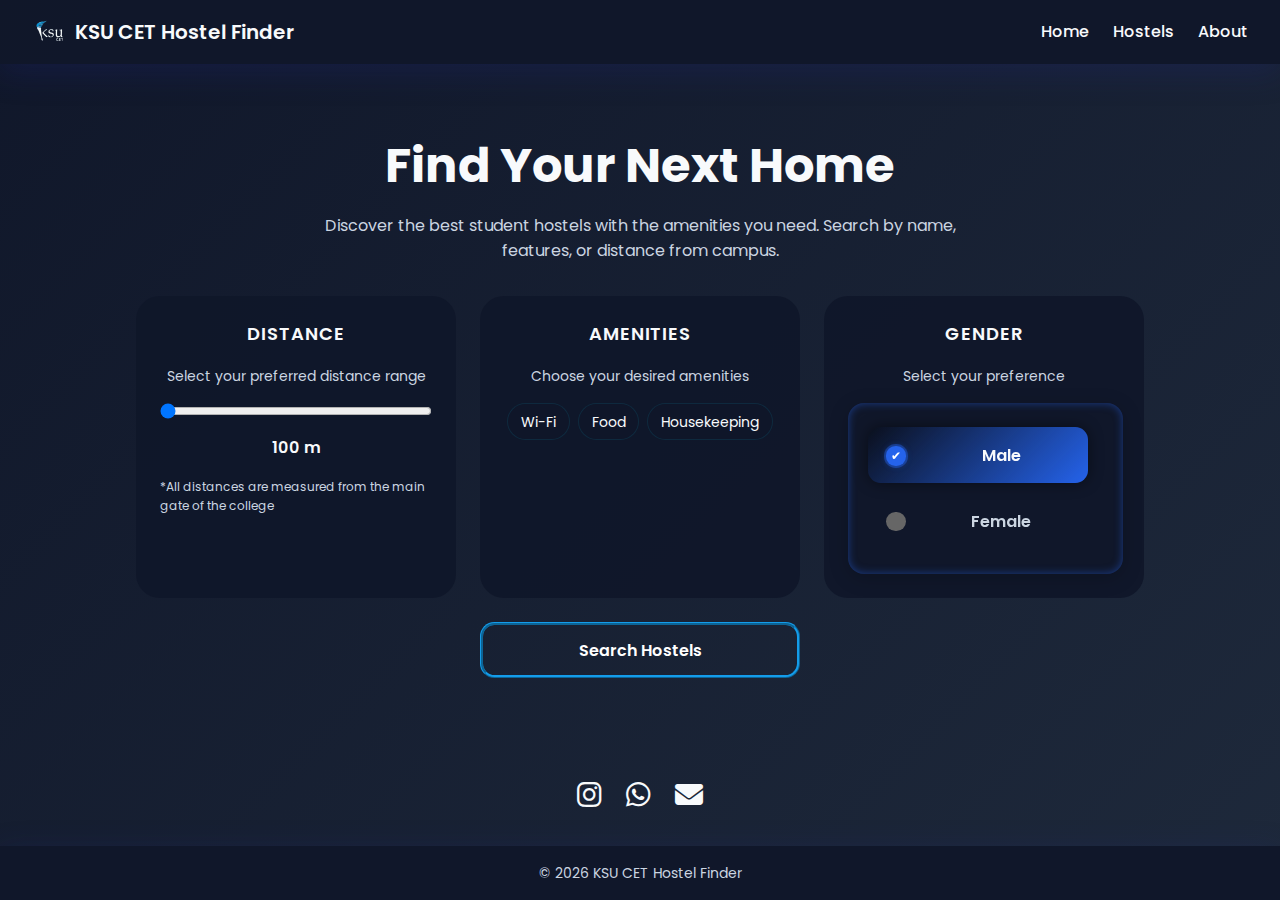
<file: index.html>
<!DOCTYPE html>
<html lang="en">
  <head>
    <meta charset="UTF-8" />
    <meta name="viewport" content="width=device-width, initial-scale=1.0" />
    <title>KSU CET Hostel Finder</title>

    <!-- Meta tags for SEO & social -->
    <meta name="title" content="KSU CET Hostel Finder" />
    <meta name="description" content="Find the perfect hostel for your college life." />
    <!-- Open-graph / Twitter cards (optional static preview) -->
    <meta property="og:title" content="KSU CET Hostel Finder" />
    <meta property="og:description" content="Find the perfect hostel for your college life." />
    <meta property="og:type" content="website" />
    
    <!-- Google Fonts -->
    <link rel="preconnect" href="https://fonts.googleapis.com" />
    <link rel="preconnect" href="https://fonts.gstatic.com" crossorigin />
    <link href="https://fonts.googleapis.com/css2?family=Poppins:wght@300;400;500;600;700&display=swap" rel="stylesheet" />

    <!-- Site styles -->
    <link rel="stylesheet" href="style.css" />
    <!-- Font Awesome for social icons -->
    <link rel="stylesheet" href="https://cdnjs.cloudflare.com/ajax/libs/font-awesome/6.4.2/css/all.min.css" referrerpolicy="no-referrer" />
  </head>
  <body>
    <header class="site-header">
      <h1 class="logo"><img class="logo-img" src="images/ksu%20logo%20white.png" alt="KSU Logo" /><span>KSU CET Hostel Finder</span></h1>
      <nav class="site-nav"><ul><li><a href="index.html">Home</a></li><li><a href="hostels.html">Hostels</a></li><li><a href="about.html">About</a></li></ul></nav>
    </header>

    <main class="hero">
      <h2>Find Your Next Home</h2>
      <p class="subtitle">Discover the best student hostels with the amenities you need. Search by name, features, or distance from campus.</p>

      <form id="search-form" class="selector-form">
        <!-- hidden search input kept for compatibility -->
        <input type="hidden" id="search-input" value="" />
        <div class="filter-box">
          <!-- Distance Column -->
          <section class="filter-section distance-section">
            <h3 class="filter-title">Distance</h3>
            <p class="filter-desc">Select your preferred distance range</p>
            <input type="range" id="distance-range" min="0.1" max="2" step="0.1" value="0.1" />
            <p id="distance-value" class="range-value">100 m</p>
            <p class="warnings">*All distances are measured from the main gate of the college</p>
          </section>

          <!-- Amenities Column -->
          <section class="filter-section amenities-section">
            <h3 class="filter-title">Amenities</h3>
            <p class="filter-desc">Choose your desired amenities</p>
            <div id="amenity-filters" class="amenity-filters selector-amenities"></div>
          </section>

          <!-- Gender Column -->
          <section class="filter-section gender-section">
            <h3 class="filter-title">Gender</h3>
            <p class="filter-desc">Select your preference</p>
            <div class="glass-radio-group-vertical gender-radio-group">
              <input type="radio" id="gender-male" name="gender" value="male" checked />
              <label for="gender-male">
                <span class="radio-indicator"><span class="checkmark">✔</span></span>
                <span class="label-text">Male</span>
              </label>

              <input type="radio" id="gender-female" name="gender" value="female" />
              <label for="gender-female">
                <span class="radio-indicator"><span class="checkmark">✔</span></span>
                <span class="label-text">Female</span>
              </label>

              <div class="glass-glider-vertical"></div>
            </div>
          </section>
        </div>
        <button type="submit" class="selector-submit">Search Hostels</button>
      </form>
    </main>

    <section class="social-links" aria-label="Social Media Links">
      <a href="https://www.instagram.com/studentassistcell_cet/" aria-label="Instagram" target="_blank" rel="noopener"><i class="fa-brands fa-instagram"></i></a>
      <a href="https://chat.whatsapp.com/JYDuhIWcdQLH2mud9LkkuU" aria-label="Whatsapp" target="_blank" rel="noopener"><i class="fa-brands fa-whatsapp"></i></a>
      <a href="mailto:ksucetsac2024@gmail.com" aria-label="Gmail" target="_blank" rel="noopener"><i class="fa-solid fa-envelope"></i></a>
    </section>
    <footer class="site-footer">
      <p>© <span id="year"></span> KSU CET Hostel Finder</p>
    </footer>

    <!-- Main script (shared across pages) -->
    <script defer src="script.js"></script>
  </body>
</html>
</file>
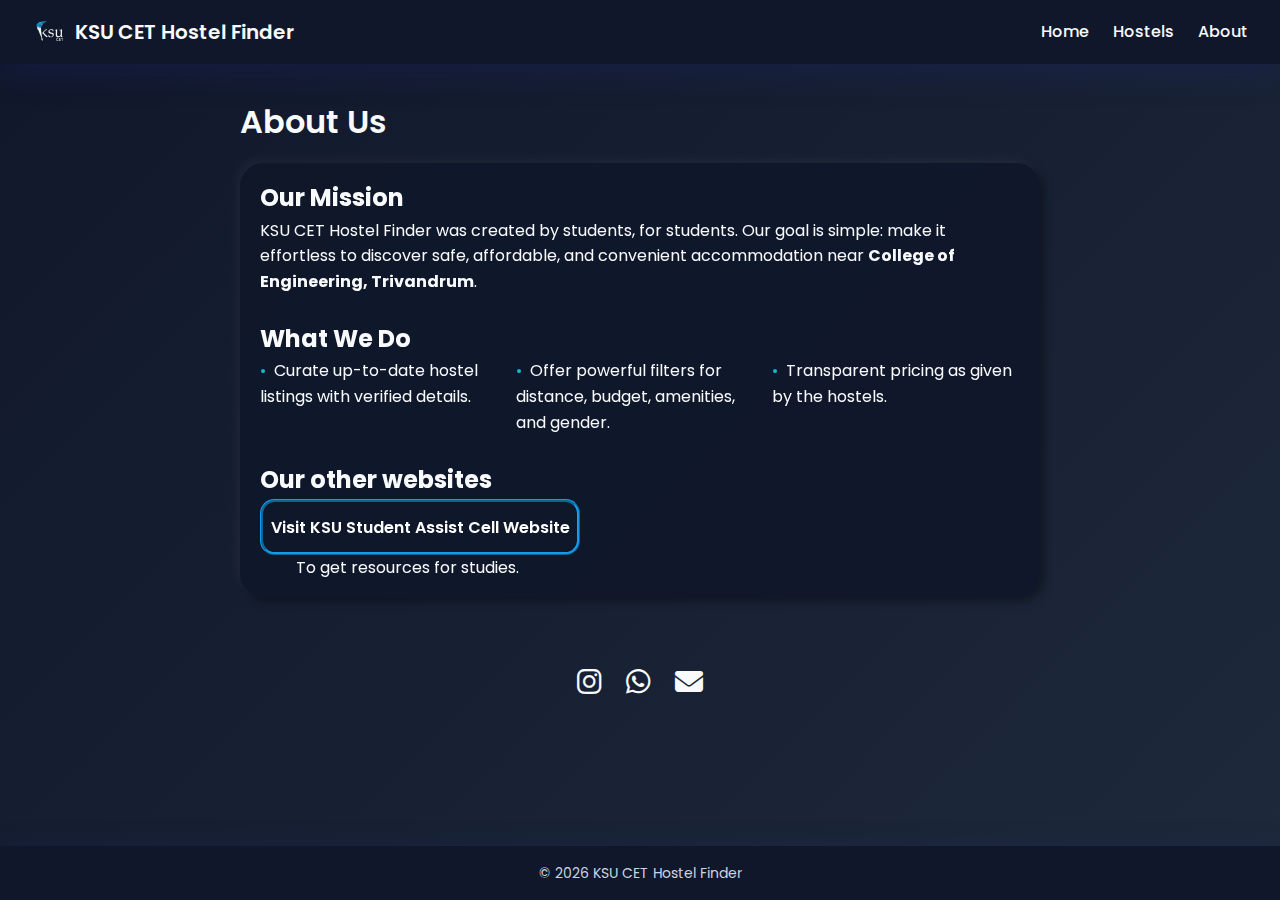
<file: about.html>
<!DOCTYPE html>
<html lang="en">
  <head>
    <meta charset="UTF-8" />
    <meta name="viewport" content="width=device-width, initial-scale=1.0" />
    <title>About Us | KSU CET Hostel Finder</title>

    <!-- Google Fonts -->
    <link rel="preconnect" href="https://fonts.googleapis.com" />
    <link rel="preconnect" href="https://fonts.gstatic.com" crossorigin />
    <link href="https://fonts.googleapis.com/css2?family=Poppins:wght@300;400;500;600;700&display=swap" rel="stylesheet" />

    <!-- Site styles -->
    <link rel="stylesheet" href="style.css" />
    <!-- Font Awesome for social icons -->
    <link rel="stylesheet" href="https://cdnjs.cloudflare.com/ajax/libs/font-awesome/6.4.2/css/all.min.css" referrerpolicy="no-referrer" />
  </head>
  <body>
    <!-- ── Shared header ───────────────────────────── -->
    <header class="site-header">
      <a href="index.html" class="logo">
        <img class="logo-img" src="images/ksu%20logo%20white.png" alt="KSU Logo" />
        <span>KSU CET Hostel Finder</span>
      </a>
      <nav class="site-nav">
        <ul>
          <li><a href="index.html">Home</a></li>
          <li><a href="hostels.html">Hostels</a></li>
          <li><a href="about.html" aria-current="page">About</a></li>
        </ul>
      </nav>
    </header>

    <!-- ── Main content ────────────────────────────── -->
    <main class="content">
      <h1 class="page-title">About Us</h1>

      <section class="neu-box" style="max-width: 50rem; margin-inline: auto;">
        <h2>Our Mission</h2>
        <p>
          KSU CET Hostel Finder was created by students, for students.  
          Our goal is simple: make it effortless to discover safe, affordable,
          and convenient accommodation near <strong>College of Engineering, Trivandrum</strong>.
        </p>
        <br />
        <h2>What We Do</h2>
        <ol class="amenities-list">
          <li>Curate up-to-date hostel listings with verified details.</li>
          <li>Offer powerful filters for distance, budget, amenities, and gender.</li>
          <li>Transparent pricing as given by the hostels.</li>
        </ol>
        <br />
        <h2>Our other websites</h2>
        <a href="https://ksucetsac2024.netlify.app" target="_blank" rel="noopener">
          <button type="button" class="external-site-btn">Visit KSU Student Assist Cell Website</button>
        </a>
        <p>‎ ‎ ‎ ‎ ‎ ‎ ‎ ‎ ‎ ‎‎‎‎To get resources for studies.</p>
      </section>
    </main>

    <section class="social-links" aria-label="Social Media Links">
      <a href="https://www.instagram.com/studentassistcell_cet/" aria-label="Instagram" target="_blank" rel="noopener"><i class="fa-brands fa-instagram"></i></a>
      <a href="https://chat.whatsapp.com/JYDuhIWcdQLH2mud9LkkuU" aria-label="Whatsapp" target="_blank" rel="noopener"><i class="fa-brands fa-whatsapp"></i></a>
      <a href="mailto:ksucetsac2024@gmail.com" aria-label="Gmail" target="_blank" rel="noopener"><i class="fa-solid fa-envelope"></i></a>
    </section>

    <!-- ── Shared footer ───────────────────────────── -->
    <footer class="site-footer">
      <p>© <span id="year"></span> KSU CET Hostel Finder</p>
    </footer>

    <!-- Shared JS -->
    <script defer src="script.js"></script>
  </body>
</html>
</file>
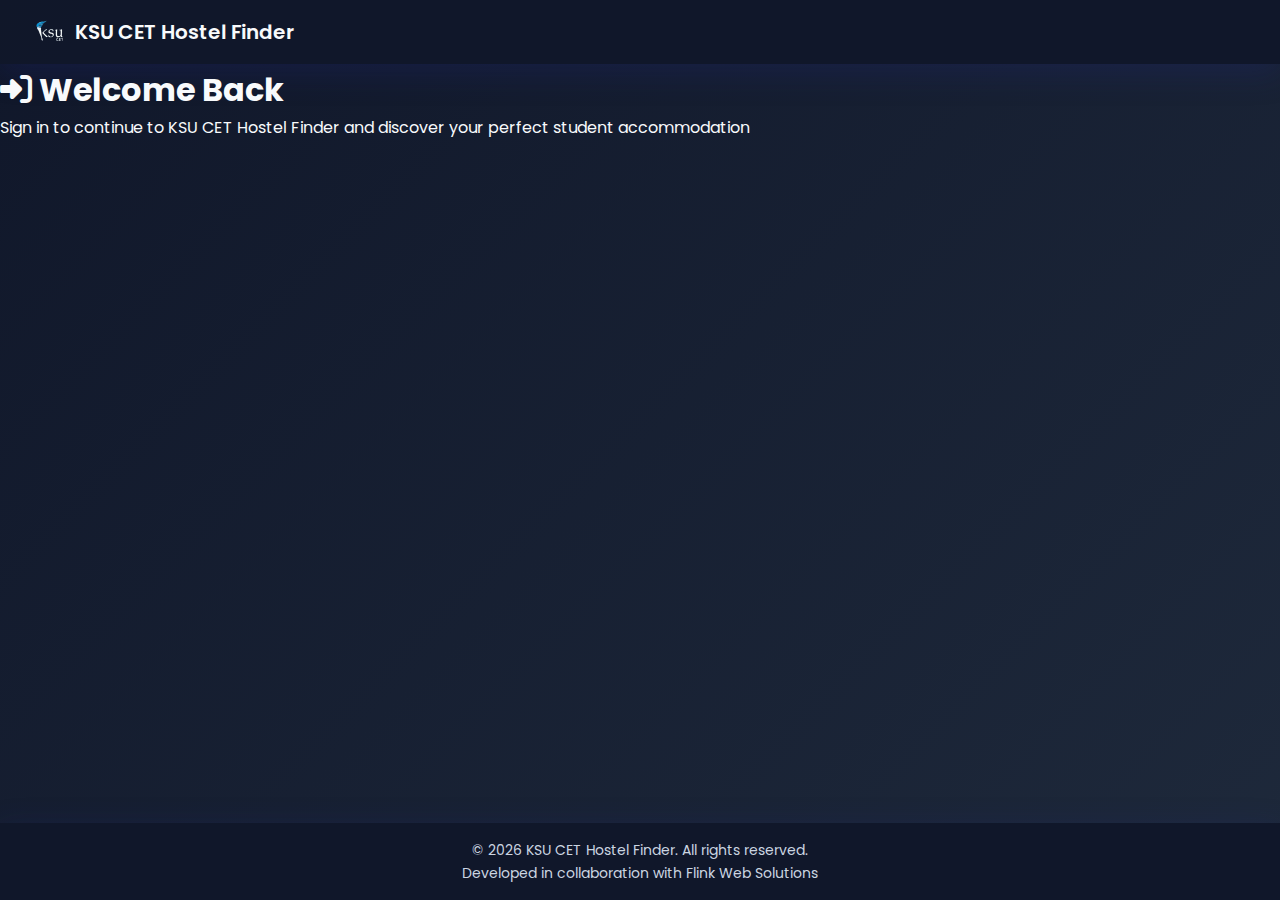
<file: auth.html>
<!DOCTYPE html>
<html lang="en">
  <head>
    <meta charset="UTF-8" />
    <meta name="viewport" content="width=device-width, initial-scale=1.0" />
    <title>Sign In | KSU CET Hostel Finder</title>
    <meta name="description" content="Sign in to access KSU CET Hostel Finder and discover the best student accommodation near College of Engineering, Trivandrum." />

    <!-- Site styles - Load before Clerk to ensure our styles take precedence -->
    <link rel="stylesheet" href="style.css" />

    <!-- Google Fonts -->
    <link rel="preconnect" href="https://fonts.googleapis.com" />
    <link rel="preconnect" href="https://fonts.gstatic.com" crossorigin />
    <link href="https://fonts.googleapis.com/css2?family=Poppins:wght@300;400;500;600;700;800&display=swap" rel="stylesheet" />

    <!-- Font Awesome -->
    <link rel="stylesheet" href="https://cdnjs.cloudflare.com/ajax/libs/font-awesome/6.4.2/css/all.min.css" referrerpolicy="no-referrer" />

    <!-- Clerk SDK -->
    <script
      async
      crossorigin="anonymous"
      data-clerk-publishable-key="pk_test_bmVhcmJ5LXN3aWZ0LTU4LmNsZXJrLmFjY291bnRzLmRldiQ"
      src="https://nearby-swift-58.clerk.accounts.dev/npm/@clerk/clerk-js@latest/dist/clerk.browser.js"
      type="text/javascript"
    ></script>

    <!-- Auth Check -->
    <script>
      async function initAuth() {
        try {
          // Wait for Clerk to load
          if (!window.Clerk) {
            await new Promise((resolve) => {
              window.addEventListener('load', () => {
                if (window.Clerk) resolve();
              });
            });
          }

          await Clerk.load({
            appearance: {
              baseTheme: 'dark',
              variables: {
                colorPrimary: '#2196f3',
                colorBackground: '#10141a',
                colorText: '#e3f2fd',
                colorTextSecondary: '#90caf9',
                colorInputBackground: '#181e26',
                colorInputText: '#e3f2fd',
                colorSuccess: '#48bb78',
                colorDanger: '#f56565',
                borderRadius: '12px'
              },
              elements: {
                formButtonPrimary: {
                  fontSize: '1rem',
                  fontWeight: '600',
                  padding: '0.875rem rem',
                  background: 'linear-gradient(135deg, #2196f3 0%, #1565c0 100%)',
                  borderRadius: '12px',
                  boxShadow: '5px 5px 10px #0a0d12, -5px -5px 10px #232b36',
                  border: 'none',
                  color: '#fff',
                  transition: 'all 0.3s cubic-bezier(0.4, 0, 0.2, 1)',
                  '&:hover': {
                    transform: 'translateY(-2px)',
                    boxShadow: '8px 8px 16px #0a0d12, -8px -8px 16px #232b36'
                  }
                },
                card: {
                  border: 'none',
                  boxShadow: 'none',
                  backgroundColor: 'transparent'
                },
                formFieldInput: {
                  backgroundColor: '#181e26',
                  border: 'none',
                  borderRadius: '16px',
                  color: '#e3f2fd',
                  boxShadow: 'inset 2px 2px 5px #0a0d12, inset -2px -2px 5px #232b36',
                  padding: '0.875rem 1.25rem',
                  fontSize: '1rem',
                  '&:focus': {
                    boxShadow: 'inset 4px 4px 8px #0a0d12, inset -4px -4px 8px #232b36, 0 0 0 3px rgba(33, 150, 243, 0.1)'
                  }
                }
              }
            }
          });

          // If already signed in, redirect to home
          if (Clerk.user) {
            const currentPath = window.location.pathname;
            const redirectPath = currentPath.substring(0, currentPath.lastIndexOf('/') + 1) + 'index.html';
            window.location.href = redirectPath;
            return;
          }

          // Mount sign-in component
          const signInDiv = document.getElementById('sign-in');
          if (signInDiv) {
            await Clerk.mountSignIn(signInDiv);
          }

          // Add auth state change listener
          Clerk.addListener(({ user }) => {
            if (user) {
              const currentPath = window.location.pathname;
              const redirectPath = currentPath.substring(0, currentPath.lastIndexOf('/') + 1) + 'index.html';
              window.location.href = redirectPath;
            }
          });

        } catch (error) {
          console.error('Failed to initialize auth:', error);
        }
      }

      // Initialize auth immediately
      initAuth();
    </script>
  </head>
  <body>
    <header class="site-header">
      <a href="index.html" class="logo">
        <img class="logo-img" src="images/ksu%20logo%20white.png" alt="KSU Logo" />
        <span>KSU CET Hostel Finder</span>
      </a>
    </header>

    <main class="auth-container">
      <div class="auth-center-wrap"><div class="auth-box">
        <h1><i class="fas fa-sign-in-alt"></i> Welcome Back</h1>
        <p class="auth-subtitle">Sign in to continue to KSU CET Hostel Finder and discover your perfect student accommodation</p>
        <div id="sign-in"></div>
      </div></div>
    </main>

    <footer class="site-footer">
      <p>&copy; <span id="year"></span> KSU CET Hostel Finder. All rights reserved.</p>
      <p>Developed in collaboration with <a href="https://flinkwebs.netlify.app" target="_blank" rel="noopener" class="flink-link">Flink Web Solutions</a></p>
    </footer>

    <script>
      // Update year in footer
      document.getElementById('year').textContent = new Date().getFullYear();
    </script>
  </body>
</html>
</file>
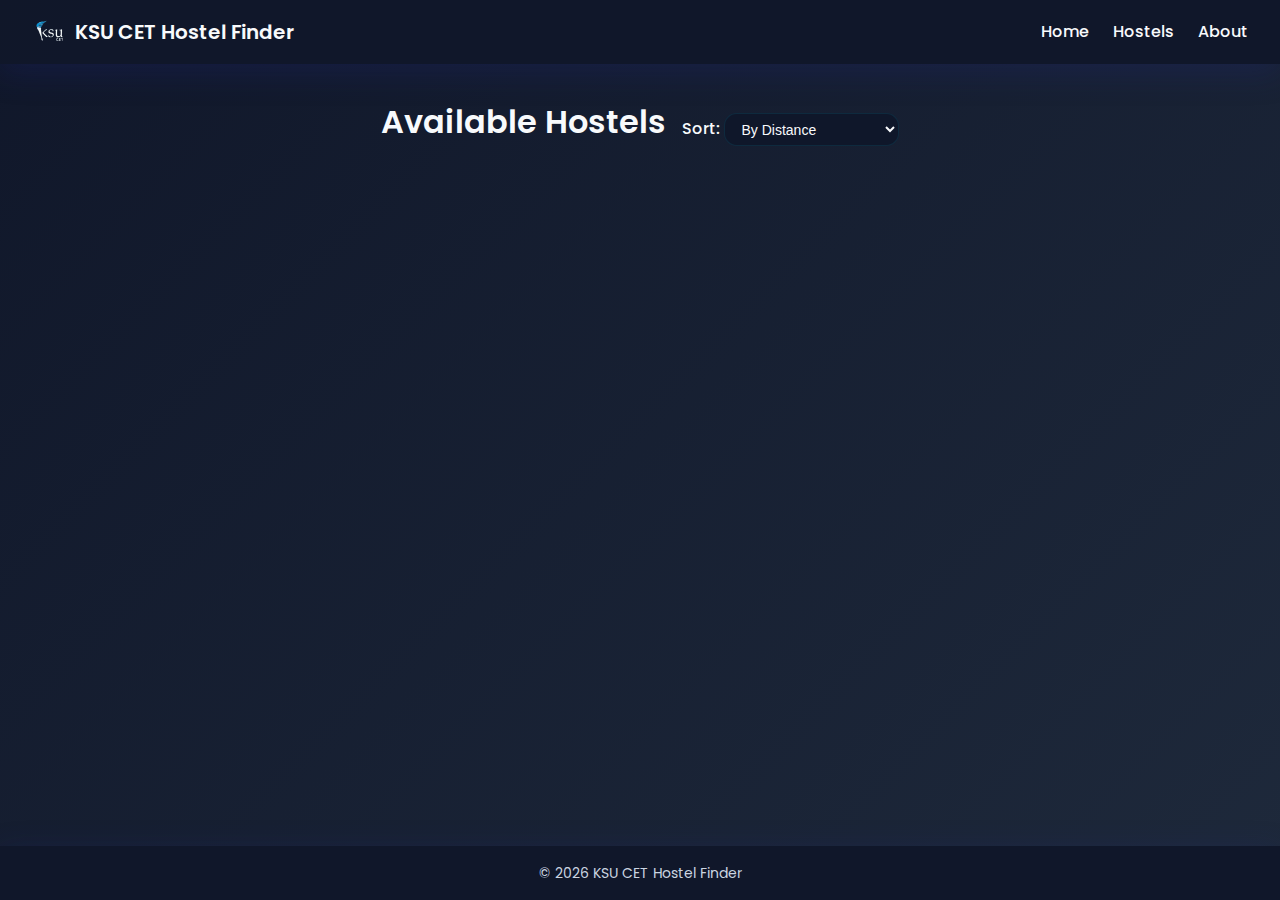
<file: hostels.html>
<!DOCTYPE html>
<html lang="en">
  <head>
    <meta charset="UTF-8" />
    <meta name="viewport" content="width=device-width, initial-scale=1.0" />
    <title>Available Hostels | KSU CET Hostel Finder</title>
    <link rel="stylesheet" href="style.css" />
    <!-- Google Fonts -->
    <link rel="preconnect" href="https://fonts.googleapis.com" />
    <link rel="preconnect" href="https://fonts.gstatic.com" crossorigin />
    <link href="https://fonts.googleapis.com/css2?family=Poppins:wght@300;400;500;600;700&display=swap" rel="stylesheet" />
  </head>
  <body>
    <header class="site-header">
      <a href="index.html" class="logo"><img class="logo-img" src="images/ksu%20logo%20white.png" alt="KSU Logo" /><span>KSU CET Hostel Finder</span></a>
      <nav class="site-nav">
        <ul>
          <li><a href="index.html">Home</a></li>
          <li><a href="hostels.html">Hostels</a></li>
          <li><a href="about.html">About</a></li>
        </ul>
      </nav>
    </header>

    <main class="content">
      <section class="hostels-controls">
        <h2 class="page-title">Available Hostels</h2>
        <div class="sort-wrapper">
          <label for="sort-select">Sort:</label>
          <select id="sort-select">
            <option value="distance">By Distance</option>
            <option value="price_asc">Price — Low to High</option>
            <option value="price_desc">Price — High to Low</option>
            <option value="rating">Rating</option>
          </select>
        </div>
      </section>

      <section id="hostels-list" class="hostels-list"></section>
      <p id="empty-state" class="empty-state" hidden>No hostels found.</p>
    </main>

    <footer class="site-footer">
      <p>© <span id="year"></span> KSU CET Hostel Finder</p>
    </footer>

    <script defer src="script.js"></script>
  </body>
</html>
</file>
<file: style.css>
/* Reset & base styles */
:root {
  --primary-color: #2563eb;
  --accent-color: #06b6d4;
  --accent-gradient: linear-gradient(135deg, #06b6d4 45%, #2563eb 100%);
  --background-color: #10172a;
  --background-gradient: linear-gradient(135deg, #10172a 0%, #1e293b 100%);
  --card-glass: rgba(16, 23, 42, 0.96);
  --card-glass-blur: 14px;
  --card-border: rgba(6, 182, 212, 0.12);
  --text-color: #f8fafc;
  --text-muted: #cbd5e1;
  --shadow-color: 0 8px 32px 0 rgba(31, 38, 135, 0.25);
  --border-radius: 1.5rem;
  --transition: 0.3s cubic-bezier(.4,2,.6,1);
  --max-width: 1200px;
  --toolbar-bg: rgba(16, 23, 42, 0.98);
  --button-hover-bg: rgba(6, 182, 212, 0.15);
}
* { box-sizing: border-box; margin: 0; padding: 0; }
html { scroll-behavior: smooth; }
body {
  font-family: 'Poppins', system-ui, sans-serif;
  line-height: 1.6;
  color: var(--text-color);
  background: var(--background-gradient);
  display: flex;
  flex-direction: column;
  min-height: 100vh;
}
.logo-img {
  width: 35px;
  height: 30px;
}

img { max-width: 100%; height: auto; display: block; }
a { color: inherit; text-decoration: none; }

/* Layout helpers */
.site-header, .site-footer {
  padding: 1rem 2rem;
  background: var(--toolbar-bg);
  box-shadow: var(--shadow-color);
}
.logo {
  font-weight: 600;
  font-size: 1.25rem;
  display: flex;
  align-items: center;
  gap: 0.5rem;
}

.site-footer { margin-top: auto; text-align: center; font-size: 0.875rem; color: var(--text-muted); }

/* Hero section */
.hero {
  padding: 4rem 2rem;
  text-align: center;
}
.hero h2 { font-size: clamp(2rem, 3vw + 1rem, 3rem); font-weight: 700; margin-bottom: 0.5rem; }
.subtitle { max-width: 40rem; margin: 0 auto 2rem; color: var(--text-muted); }

/* Search form */
.search-form { display: flex; flex-direction: column; gap: 1.25rem; align-items: center; }
.search-input-wrapper {
  position: relative;
  width: min(100%, 30rem);
}
#search-input {
  width: 100%;
  padding: 0.75rem 1rem;
  font-size: 1rem;
  border-radius: 9999px;
  border: 2px solid var(--card-border);
}
.search-btn {
  position: absolute;
  right: 0.25rem;
  top: 50%;
  transform: translateY(-50%);
  background: var(--primary-color);
  color: #fff;
  border: none;
  border-radius: 9999px;
  padding: 0.5rem 1rem;
  cursor: pointer;
}
.search-btn:hover { opacity: 0.9; }

/* Amenity filters */
.amenity-filters { display: flex; flex-wrap: wrap; justify-content: center; gap: 0.5rem; }
.amenity-option input { display:none; }
.amenity-option span {
  border: 1px solid var(--card-border);
  padding: 0.4rem 0.8rem;
  border-radius: 9999px;
  font-size: 0.875rem;
  background: var(--card-glass);
  cursor: pointer;
  transition: background 0.2s;
  display:inline-block;
}
.amenity-option input:checked + span {
  background: var(--button-hover-bg);
}

/* List page */
.content { padding: 2rem; max-width: 1200px; margin: 0 auto; }
.page-title { font-size: 2rem; font-weight: 600; margin-bottom: 1rem; }
.hostels-controls { display: flex; flex-direction: column; gap: 1rem; align-items: flex-start; margin-bottom: 2rem; }
@media (min-width:640px){
  .hostels-controls { flex-direction: row; justify-content: space-between; align-items: center; }
}


/* Hostels list */
.hostels-list { display: grid; gap: 1.5rem; grid-template-columns: repeat(2, 1fr); }
@media (min-width: 1024px) {
  .hostels-list {
    grid-template-columns: repeat(4, 1fr);
  }
}
.card {
  background: var(--card-glass);
  border-radius: 0.75rem;
  box-shadow: var(--shadow-color);
  overflow: hidden;
  display: flex;
  flex-direction: column;
}
.card-img { aspect-ratio: 16 / 9; object-fit: cover; }
.card-body { padding: 1rem; display: flex; flex-direction: column; gap: 0.5rem; }
.card-title { font-size: 1.125rem; font-weight: 600; }
.card-meta { font-size: 0.875rem; color: var(--text-muted); }
.card-image.png { font-weight: 600; margin-top: 0.5rem; }
.card-link { margin-top: 0.75rem; background: var(--primary-color); color: #fff; text-align: center; padding: 0.5rem 0.75rem; border-radius: 0.5rem; font-size: 0.875rem; width: 15em !important; }
.card-link:hover { opacity: 0.9; }

/* Empty state */
.empty-state { text-align: center; color: var(--text-muted); font-size: 1.125rem; margin-top: 2rem; }

/* Detail page */
.hostel-detail {
  background: none;
  box-shadow: none;
  border-radius: 0;
  display: flex;
  flex-wrap: wrap;
  gap: 2rem;
  max-width: var(--max-width);
  margin: 0 auto;
}

.detail-img {
  width: 100%;
  max-width: 785px;
  max-height: 1085px;
  object-fit: cover;
  border-radius: var(--border-radius);
  flex: 1 1 100%;
}

.neu-box {
  background: var(--card-glass);
  border-radius: var(--border-radius);
  padding: 1rem 1.25rem;
  backdrop-filter: blur(var(--card-glass-blur));
  box-shadow: 4px 4px 10px rgba(0,0,0,0.4), -4px -4px 10px rgba(255,255,255,0.05);
  flex: 1 1 45%;
  min-width: 250px;
}

.detail-overview {
  grid-column: 1 / -1;
  display: flex;
  font-weight: 500;
  flex-direction: column;
  gap: 0.5rem;
}

.amenities-list { list-style: none; display: grid; gap: 0.5rem; grid-template-columns: repeat(auto-fit, minmax(120px, 1fr)); }
.amenities-list li::before { content: "• "; color: var(--accent-color); margin-right: 0.25rem; }

.site-header {
  display: flex;
  align-items: center;
  justify-content: space-between;
}

.site-nav ul {
  list-style: none;
  display: flex;
  gap: 1.5rem;
}

.site-nav a {
  color: var(--text-color);
  font-weight: 500;
  transition: color 0.2s;
}

.site-nav a:hover {
  color: var(--accent-color);
}

.detail-title {
  grid-column: 1 / -1;
  text-align: center;
  font-size: clamp(2rem, 4vw, 3rem);
  font-weight: 700;
  margin-bottom: 0.5rem;
}

.back-btn {
  margin-bottom: 1rem;
  background: none;
  border: 1px solid var(--card-border);
  color: var(--text-color);
  font-size: 0.875rem;
  cursor: pointer;
  display: flex;
  align-items: center;
  gap: 0.3rem;
  padding: 0.45rem 0.9rem;
  border-radius: 0.5rem;
}

.back-btn:hover {
  background: none;
  color: var(--text-color);
  text-decoration: none;
}

/* Selector Form */
.selector-form { display: flex; flex-direction: column; gap: 1.5rem; align-items: stretch; }

.filter-box { display: flex; flex-wrap: wrap; gap: 1.5rem; justify-content: center; }
@media (min-width: 768px) {
  .filter-box { flex-wrap: nowrap; }
}
.filter-section { background: var(--card-glass); border-radius: var(--border-radius); padding: 1.5rem; flex: 1 1 250px; display: flex; flex-direction: column; gap: 1rem; max-width: 320px; }

.filter-title { font-size: 1.125rem; font-weight: 600; text-transform: uppercase; letter-spacing: 0.05em; }
.filter-desc { font-size: 0.875rem; color: var(--text-muted); }
.radio-list { display: flex; flex-direction: column; gap: 0.5rem; }
.radio-list label { display: flex; align-items: center; gap: 0.5rem; cursor: pointer; }

.range-value { font-weight: 600; text-align: center; }

.selector-submit { align-self: center; background: var(--primary-color); color: #fff; border: none; border-radius: 9999px; padding: 0.75rem 2.5rem; font-size: 1rem; cursor: pointer; transition: opacity 0.2s; }
.selector-submit:hover { opacity: 1; } 

.warnings { font-size: 0.75rem; color: var(--text-muted); text-align: left; }

/* Glass Radio Style for Gender Selector */
.glass-radio-group-vertical {
  position: relative;
  display: flex;
  flex-direction: column;
  background: rgba(255, 255, 255, 0);
  padding: 1.5rem 1.2rem;
  border: 0px solid rgba(255, 255, 255, 0.15);
  border-radius: 1rem;
  backdrop-filter: blur(16px);
  width: 275px;
  overflow: hidden;
  gap: 0.5rem;
}
.glass-radio-group-vertical input { display: none; }
.glass-radio-group-vertical label {
  position: relative;
  display: flex;
  align-items: center;
  gap: 0.8rem;
  padding: 1rem 1.2rem;
  border-radius: 0.8rem;
  font-weight: 600;
  font-size: 1rem;
  color: var(--text-muted);
  cursor: pointer;
  z-index: 2;
  transition: all 0.4s ease-in-out;
}
.label-text { flex: 1; }
.radio-indicator {
  width: 1.2rem;
  height: 1.2rem;
  border-radius: 50%;
  background: #666;
  display: flex;
  align-items: center;
  justify-content: center;
  font-size: 0.75rem;
  color: white;
  box-shadow: 0 0 0 2px transparent;
  transition: all 0.3s ease-in-out;
}
.checkmark { opacity: 0; transform: scale(0); transition: all 0.3s ease-in-out; }
.glass-glider-vertical {
  position: absolute;
  left: 0;
  height: 56px;
  width: 80%;
  margin-left: 20px;
  border-radius: 0.8rem;
  z-index: 1;
  transition: transform 0.4s cubic-bezier(0.5, 1.6, 0.4, 1), background 0.5s ease-in-out, box-shadow 0.4s;
}
/* Male */
#gender-male:checked ~ .glass-glider-vertical {
  transform: translateY(0%);
  background: linear-gradient(135deg, #00000050, var(--primary-color));
  box-shadow: 0 0 15px #00000077;
}
#gender-male:checked + label { color: var(--text-color); }
#gender-male:checked + label .radio-indicator {
  background: var(--primary-color);
  box-shadow: 0 0 0 2px rgba(37, 99, 235, 0.4), 0 0 6px rgba(37, 99, 235, 0.4);
}
#gender-male:checked + label .checkmark { opacity: 1; transform: scale(1); }
/* Female */
#gender-female:checked ~ .glass-glider-vertical {
  transform: translateY(115%);
  background: linear-gradient(135deg, #00000050, #ec4899);
  box-shadow: 0 0 15px #00000077;
}
#gender-female:checked + label { color: var(--text-color); }
#gender-female:checked + label .radio-indicator {
  background: #ec4899;
  box-shadow: 0 0 0 2px rgba(236, 72, 153, 0.4), 0 0 6px rgba(236, 72, 153, 0.4);
}
#gender-female:checked + label .checkmark { opacity: 1; transform: scale(1); }
/* Mixed */
#gender-mixed:checked ~ .glass-glider-vertical {
  transform: translateY(230%);
  background: linear-gradient(135deg, #00000050, var(--accent-color));
  box-shadow: 0 0 15px #00000077;
}
#gender-mixed:checked + label { color: var(--text-color); }
#gender-mixed:checked + label .radio-indicator {
  background: var(--accent-color);
  box-shadow: 0 0 0 2px rgba(6, 182, 212, 0.4), 0 0 6px rgba(6, 182, 212, 0.4);
}
#gender-mixed:checked + label .checkmark { opacity: 1; transform: scale(1); }

/* Container border glow depending on selection */
.glass-radio-group-vertical:has(#gender-male:checked) {
  border-color: var(--primary-color);
  box-shadow: 0 4px 20px rgba(0, 0, 0, 0.2), inset 0 0 8px rgba(37, 99, 235, 0.5);
}
.glass-radio-group-vertical:has(#gender-female:checked) {
  border-color: #ec4899;
  box-shadow: 0 4px 20px rgba(0, 0, 0, 0.2), inset 0 0 8px rgba(236, 72, 153, 0.5);
}
.glass-radio-group-vertical:has(#gender-mixed:checked) {
  border-color: var(--accent-color);
  box-shadow: 0 4px 20px rgba(0, 0, 0, 0.2), inset 0 0 8px rgba(6, 182, 212, 0.5);
}

.sort-wrapper label { font-weight: 500; color: var(--text-color); }

#sort-select {
  background: var(--card-glass);
  color: var(--text-color);
  border: 1px solid var(--card-border);
  padding: 0.4rem 0.8rem;
  border-radius: 0.8rem;
  font-size: 0.875rem;
}
#sort-select:focus { outline: none; box-shadow: 0 0 0 2px var(--accent-color); }
#sort-select option { background: var(--toolbar-bg); color: var(--text-color); }

/* ── Detail page add-ons ─────────────────────────────────────────────── */
.card-advance {
  font-weight: 600;
  color: var(--text-color);
}

.detail-location a {
  margin-top: 0.5rem;
  display: inline-block;
  color: var(--accent-color);
  font-weight: 500;
}
.detail-location a:hover { text-decoration: underline; }

/* ── External site CTA button (About page) ── */
.external-site-btn,
.selector-submit,
.card-link {
  width: 20em;
  position: relative;
  height: 3.5em;
  border: 3px ridge #149CEA;
  outline: none;
  background-color: transparent;
  color: white;
  transition: 1s;
  border-radius: 0.9em;
  font-size: 16px;
  font-weight: 600;
  font-family: 'Poppins', system-ui, sans-serif;
  cursor: pointer;
}

.external-site-btn::after,
.selector-submit::after,
.card-link::after {
  content: "";
  position: absolute;
  top: -10px;
  left: 3%;
  width: 95%;
  height: 40%;
  background-color: transparent;
  transition: 0.5s;
  transform-origin: center;
}

.external-site-btn::before,
.selector-submit::before,
.card-link::before {
  content: "";
  transform-origin: center;
  position: absolute;
  top: 80%;
  left: 3%;
  width: 95%;
  height: 40%;
  background-color: transparent;
  transition: 0.5s;
}

.external-site-btn:hover::before,
.external-site-btn:hover::after,
.selector-submit:hover::before,
.selector-submit:hover::after,
.card-link:hover::before,
.card-link:hover::after {
  transform: scale(0);
}

.external-site-btn:hover,
.selector-submit:hover,
.card-link:hover {
  opacity: 1;
  box-shadow: inset 0px 0px 25px #1479EA;
}

/* Override previous card-link background to transparent */
.card-link {
  background-color: transparent !important;
}

/* ── Hostel detail responsive grid layout ── */
@media (min-width: 1024px) {
  .hostel-detail {
    display: grid !important;
    grid-template-columns: 2fr 1fr 1fr 1fr;
    grid-template-rows: auto auto auto;
    grid-template-areas:
      "header header header header"
      "images desc amen contact"
      "images price facilities facilities";
    gap: 1.5rem;
  }
  .detail-title { grid-area: header; }
  .detail-img { grid-area: images; width: 100%; height: 450px; object-fit: cover; }
  .detail-description { grid-area: desc; }
  .detail-amenities { grid-area: amen; }
  .detail-contact { grid-area: contact; }
  .detail-overview { grid-area: price; }
  .detail-facilities { grid-area: facilities; }
}

.detail-carousel {
  position: relative;
  width: 100%;
  overflow: hidden;
  flex: 1 1 100%;
}
.carousel-track {
  display: flex;
  transition: transform 0.5s ease;
  width: 100%;
}
.carousel-btn {
  position: absolute;
  top: 50%;
  transform: translateY(-50%);
  background: rgba(0, 0, 0, 0.45);
  border: none;
  color: #fff;
  font-size: 2rem;
  padding: 0 0.5rem;
  cursor: pointer;
  border-radius: 0.3rem;
  z-index: 2;
  visibility: visible;
}
.carousel-btn.prev { left: 0.5rem; }
.carousel-btn.next { right: 0.5rem; }
.carousel-btn:hover { background: rgba(0, 0, 0, 0.65); }

/* Keep individual images full width inside track */
.detail-img { flex: 0 0 100%; }

@media (min-width: 1024px) {
  .detail-carousel { grid-area: images; }
  /* remove grid assignment from .detail-img if present */
}

.detail-facilities a {
  color: #149CEA;
  text-decoration: underline;
}
.detail-facilities a:hover {
  opacity: 0.9;
}

/* ── Social Links ─────────────────────────────────── */
.social-links {
  display: flex;
  justify-content: center;
  gap: 1.5rem;
  font-size: 1.75rem;
  margin: 2rem 0 1rem;
}
.social-links a {
  color: var(--text-color);
  transition: color 0.2s;
}
.social-links a:hover {
  color: var(--accent-color);
}
</file>
